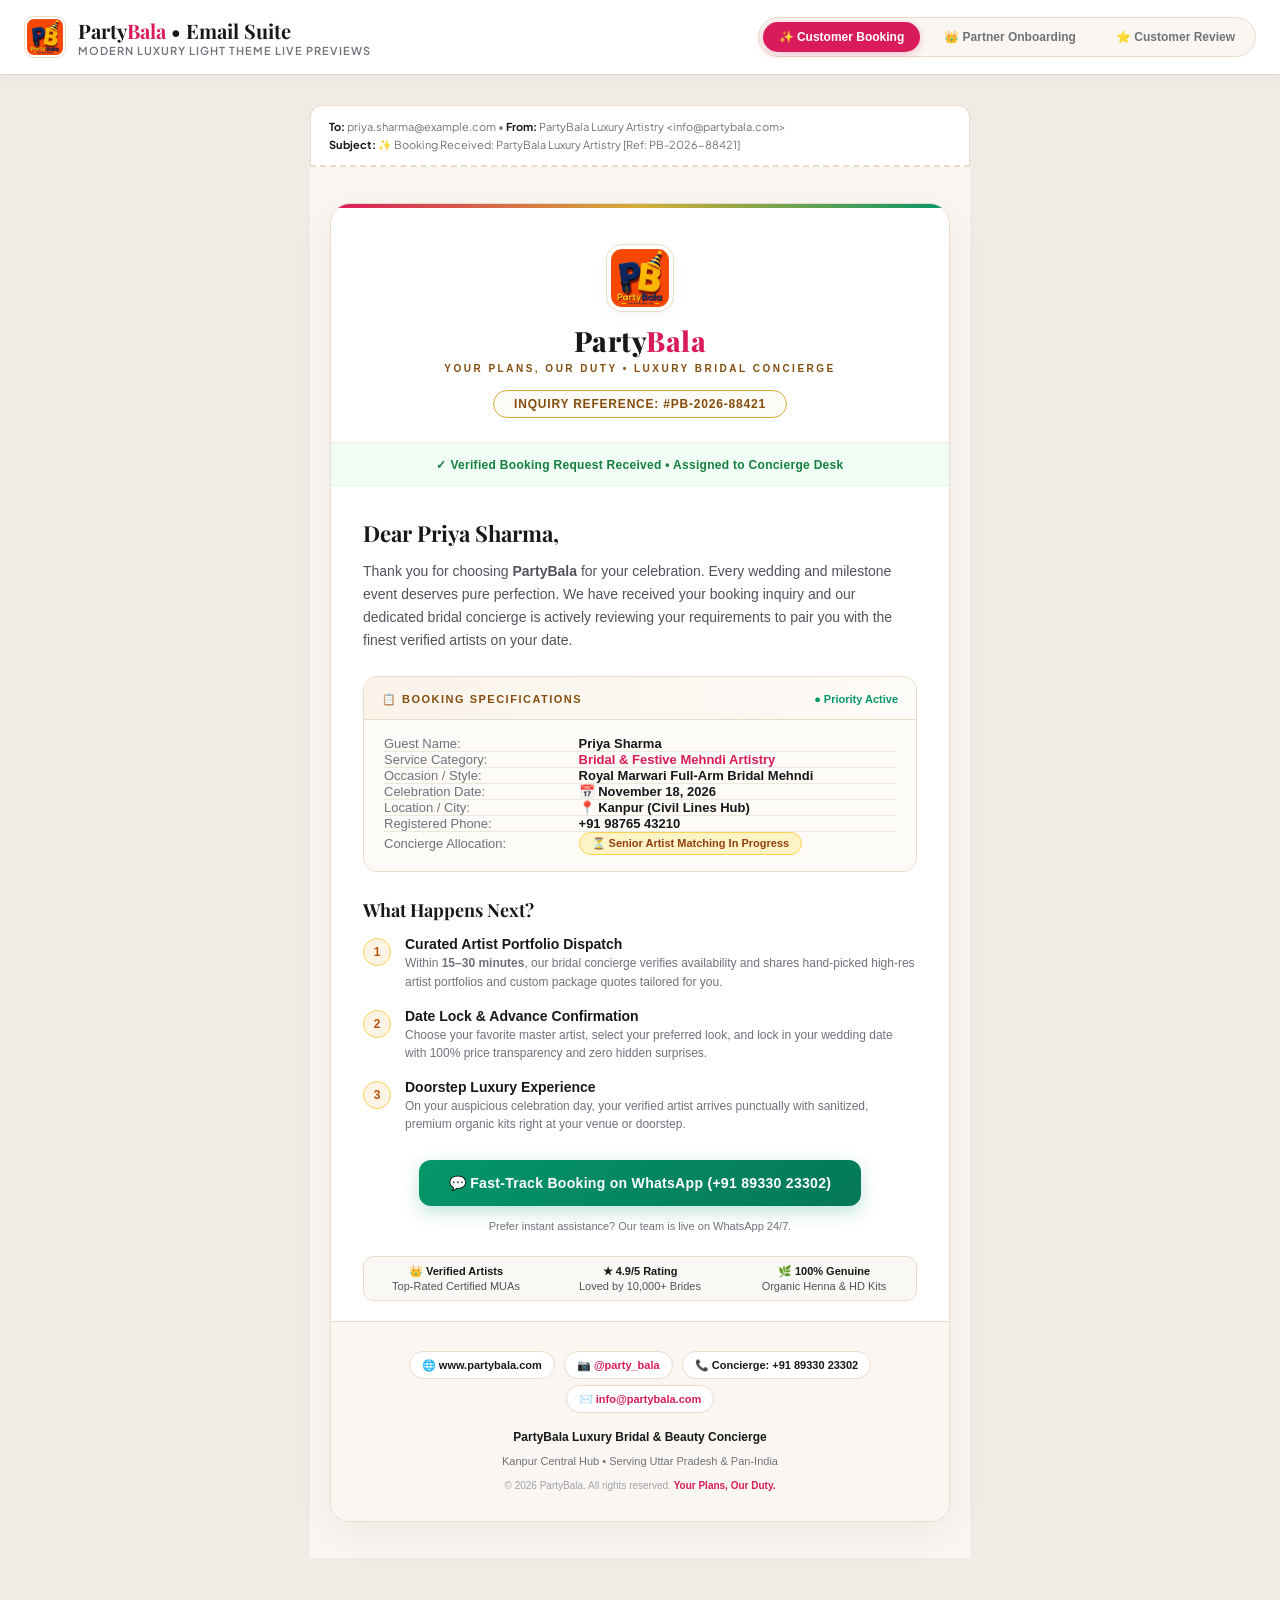
<file: preview-emails.html>
<!DOCTYPE html>
<html lang="en">
<head>
  <meta charset="UTF-8">
  <meta name="viewport" content="width=device-width, initial-scale=1.0">
  <title>PartyBala - Luxury Email Templates Preview</title>
  <link rel="preconnect" href="https://fonts.googleapis.com">
  <link rel="preconnect" href="https://fonts.gstatic.com" crossorigin>
  <link href="https://fonts.googleapis.com/css2?family=Playfair+Display:ital,wght@0,500;0,700;0,800;1,600&family=Plus+Jakarta+Sans:wght@400;500;600;700&display=swap" rel="stylesheet">
  <style>
    * { box-sizing: border-box; margin: 0; padding: 0; }
    body {
      font-family: 'Plus Jakarta Sans', -apple-system, BlinkMacSystemFont, sans-serif;
      background: #EFECE6;
      color: #18181B;
      padding: 0;
      min-height: 100vh;
    }
    .preview-header {
      background: #FFFFFF;
      border-bottom: 1px solid #E2D9CC;
      padding: 16px 24px;
      position: sticky;
      top: 0;
      z-index: 50;
      display: flex;
      flex-wrap: wrap;
      align-items: center;
      justify-content: space-between;
      gap: 16px;
      box-shadow: 0 2px 10px rgba(0,0,0,0.03);
    }
    .preview-brand {
      display: flex;
      align-items: center;
      gap: 12px;
    }
    .preview-brand img {
      width: 42px;
      height: 42px;
      border-radius: 10px;
      border: 1px solid #EADCC9;
      background: #FFFFFF;
      padding: 2px;
    }
    .preview-title {
      font-family: 'Playfair Display', Georgia, serif;
      font-size: 20px;
      font-weight: 700;
      color: #18181B;
    }
    .preview-title span { color: #D91B5C; }
    .preview-subtitle {
      font-size: 11px;
      color: #71717A;
      text-transform: uppercase;
      letter-spacing: 1px;
      font-weight: 600;
    }
    .tab-pills {
      display: flex;
      gap: 8px;
      background: #FAF7F2;
      padding: 4px;
      border-radius: 30px;
      border: 1px solid #EADCC9;
    }
    .tab-btn {
      padding: 8px 16px;
      border-radius: 24px;
      font-size: 12px;
      font-weight: 600;
      border: none;
      cursor: pointer;
      background: transparent;
      color: #71717A;
      transition: all 0.2s ease;
    }
    .tab-btn.active {
      background: #D91B5C;
      color: #FFFFFF;
      box-shadow: 0 2px 8px rgba(217, 27, 92, 0.25);
    }
    .preview-canvas {
      padding: 30px 16px 60px 16px;
      display: flex;
      justify-content: center;
    }
    .email-container {
      width: 100%;
      max-width: 660px;
      display: none;
    }
    .email-container.active {
      display: block;
      animation: fadeIn 0.3s ease;
    }
    @keyframes fadeIn {
      from { opacity: 0; transform: translateY(6px); }
      to { opacity: 1; transform: translateY(0); }
    }
    .client-meta {
      background: #FFFFFF;
      border: 1px solid #EADCC9;
      border-radius: 12px 12px 0 0;
      padding: 12px 18px;
      font-size: 11px;
      color: #71717A;
      border-bottom: 2px dashed #EADCC9;
      line-height: 1.6;
    }
    .client-meta strong { color: #18181B; }
  </style>
</head>
<body>

  <!-- Top Preview Bar -->
  <header class="preview-header">
    <div class="preview-brand">
      <img src="assets/images/partybala-logo.png" alt="PartyBala Logo">
      <div>
        <div class="preview-title">Party<span>Bala</span> &bull; Email Suite</div>
        <div class="preview-subtitle">Modern Luxury Light Theme Live Previews</div>
      </div>
    </div>

    <!-- Navigation Tabs -->
    <div class="tab-pills">
      <button class="tab-btn active" onclick="switchTab('tab-customer')">✨ Customer Booking</button>
      <button class="tab-btn" onclick="switchTab('tab-partner')">👑 Partner Onboarding</button>
      <button class="tab-btn" onclick="switchTab('tab-review')">⭐ Customer Review</button>
    </div>
  </header>

  <!-- Live Email Preview Containers -->
  <main class="preview-canvas">

    <!-- 1. CUSTOMER BOOKING CONFIRMATION EMAIL -->
    <section id="tab-customer" class="email-container active">
      <div class="client-meta">
        <strong>To:</strong> priya.sharma@example.com &bull; 
        <strong>From:</strong> PartyBala Luxury Artistry &lt;info@partybala.com&gt;<br>
        <strong>Subject:</strong> ✨ Booking Received: PartyBala Luxury Artistry [Ref: PB-2026-88421]
      </div>
      
      <!-- Live Rendered Customer Email -->
      <table width="100%" cellpadding="0" cellspacing="0" border="0" style="background-color:#FAF7F2; padding:36px 14px; font-family:'Segoe UI', -apple-system, BlinkMacSystemFont, Roboto, Helvetica, Arial, sans-serif; color:#27272A; -webkit-font-smoothing:antialiased;">
        <tr>
          <td align="center">
            
            <table width="100%" cellpadding="0" cellspacing="0" border="0" style="max-width:620px; background-color:#FFFFFF; border-radius:20px; overflow:hidden; box-shadow:0 12px 40px rgba(0,0,0,0.06); border:1px solid #EADCC9;">
              
              <!-- Top Tricolor Metallic Hairline -->
              <tr>
                <td height="4" style="background:linear-gradient(90deg, #D91B5C 0%, #D4AF37 50%, #059669 100%);"></td>
              </tr>

              <!-- Modern Luxury Light Header -->
              <tr>
                <td align="center" style="background-color:#FFFFFF; padding:36px 30px 24px 30px; text-align:center; border-bottom:1px solid #F4EBE1;">
                  
                  <table cellpadding="0" cellspacing="0" border="0" align="center" style="margin:0 auto 14px auto;">
                    <tr>
                      <td align="center">
                        <img src="assets/images/partybala-logo.png" 
                             alt="PartyBala Logo" 
                             width="68" 
                             height="68" 
                             style="display:block; object-fit:contain; border-radius:16px; border:1.5px solid #EADCC9; background-color:#FFFFFF; padding:4px; box-shadow:0 4px 14px rgba(0,0,0,0.04); margin:0 auto;" />
                      </td>
                    </tr>
                  </table>

                  <h1 style="margin:0; font-family:Georgia, 'Playfair Display', serif; font-size:28px; font-weight:800; color:#18181B; letter-spacing:0.5px; line-height:1.1;">
                    Party<span style="color:#D91B5C;">Bala</span>
                  </h1>
                  
                  <p style="margin:6px 0 0 0; font-size:10px; letter-spacing:2.5px; text-transform:uppercase; color:#854D0E; font-weight:700;">
                    Your Plans, Our Duty &bull; Luxury Bridal Concierge
                  </p>

                  <div style="display:inline-block; margin-top:16px; padding:6px 20px; background-color:#FDFBF7; border:1px solid #D4AF37; border-radius:30px; font-size:12px; color:#854D0E; font-weight:700; letter-spacing:0.8px;">
                    INQUIRY REFERENCE: #PB-2026-88421
                  </div>

                </td>
              </tr>

              <!-- Priority Verified Status Ribbon -->
              <tr>
                <td style="background-color:#F0FDF4; border-bottom:1px solid #DCFCE7; padding:12px 24px; text-align:center;">
                  <span style="font-size:12px; color:#15803D; font-weight:700; letter-spacing:0.3px;">
                    ✓ Verified Booking Request Received &bull; Assigned to Concierge Desk
                  </span>
                </td>
              </tr>

              <!-- Email Body Content -->
              <tr>
                <td style="padding:32px 32px 20px 32px;">
                  
                  <h2 style="margin:0 0 12px 0; font-family:Georgia, 'Playfair Display', serif; font-size:22px; color:#18181B; font-weight:700;">
                    Dear Priya Sharma,
                  </h2>

                  <p style="margin:0 0 18px 0; font-size:14px; line-height:1.65; color:#52525B;">
                    Thank you for choosing <strong>PartyBala</strong> for your celebration. Every wedding and milestone event deserves pure perfection. We have received your booking inquiry and our dedicated bridal concierge is actively reviewing your requirements to pair you with the finest verified artists on your date.
                  </p>

                  <!-- Luxury Inquiry Details Card -->
                  <table width="100%" cellpadding="0" cellspacing="0" border="0" style="background-color:#FDFBF7; border-radius:14px; border:1px solid #EADCC9; margin:24px 0; overflow:hidden;">
                    <tr>
                      <td style="background:linear-gradient(90deg, #F9F3EA 0%, #FDFBF7 100%); padding:12px 18px; border-bottom:1px solid #EADCC9;">
                        <table width="100%" cellpadding="0" cellspacing="0" border="0">
                          <tr>
                            <td align="left">
                              <span style="font-size:11px; font-weight:700; letter-spacing:1.5px; text-transform:uppercase; color:#854D0E;">
                                📋 BOOKING SPECIFICATIONS
                              </span>
                            </td>
                            <td align="right">
                              <span style="font-size:11px; font-weight:700; color:#059669;">
                                ● Priority Active
                              </span>
                            </td>
                          </tr>
                        </table>
                      </td>
                    </tr>
                    <tr>
                      <td style="padding:16px 20px;">
                        <table width="100%" cellpadding="7" cellspacing="0" border="0" style="font-size:13px;">
                          <tr>
                            <td width="38%" style="color:#71717A; font-weight:500; border-bottom:1px solid #EFE6DC;">Guest Name:</td>
                            <td width="62%" style="color:#18181B; font-weight:700; border-bottom:1px solid #EFE6DC;">Priya Sharma</td>
                          </tr>
                          <tr>
                            <td style="color:#71717A; font-weight:500; border-bottom:1px solid #EFE6DC;">Service Category:</td>
                            <td style="color:#D91B5C; font-weight:700; border-bottom:1px solid #EFE6DC;">Bridal &amp; Festive Mehndi Artistry</td>
                          </tr>
                          <tr>
                            <td style="color:#71717A; font-weight:500; border-bottom:1px solid #EFE6DC;">Occasion / Style:</td>
                            <td style="color:#18181B; font-weight:600; border-bottom:1px solid #EFE6DC;">Royal Marwari Full-Arm Bridal Mehndi</td>
                          </tr>
                          <tr>
                            <td style="color:#71717A; font-weight:500; border-bottom:1px solid #EFE6DC;">Celebration Date:</td>
                            <td style="color:#18181B; font-weight:700; border-bottom:1px solid #EFE6DC;">📅 November 18, 2026</td>
                          </tr>
                          <tr>
                            <td style="color:#71717A; font-weight:500; border-bottom:1px solid #EFE6DC;">Location / City:</td>
                            <td style="color:#18181B; font-weight:600; border-bottom:1px solid #EFE6DC;">📍 Kanpur (Civil Lines Hub)</td>
                          </tr>
                          <tr>
                            <td style="color:#71717A; font-weight:500; border-bottom:1px solid #EFE6DC;">Registered Phone:</td>
                            <td style="color:#18181B; font-weight:700; border-bottom:1px solid #EFE6DC;">+91 98765 43210</td>
                          </tr>
                          <tr>
                            <td style="color:#71717A; font-weight:500;">Concierge Allocation:</td>
                            <td>
                              <span style="display:inline-block; background-color:#FEF3C7; color:#92400E; font-size:11px; font-weight:700; padding:4px 12px; border-radius:20px; border:1px solid #FCD34D;">
                                ⏳ Senior Artist Matching In Progress
                              </span>
                            </td>
                          </tr>
                        </table>
                      </td>
                    </tr>
                  </table>

                  <!-- What Happens Next - 3 Step Roadmap -->
                  <h3 style="margin:26px 0 14px 0; font-family:Georgia, 'Playfair Display', serif; font-size:18px; color:#18181B; font-weight:700;">
                    What Happens Next?
                  </h3>

                  <table width="100%" cellpadding="0" cellspacing="0" border="0" style="margin-bottom:20px;">
                    <tr>
                      <td width="36" valign="top" style="padding-right:14px; padding-top:2px;">
                        <div style="width:28px; height:28px; border-radius:50%; background-color:#FDF4E6; border:1.5px solid #FCD34D; color:#B45309; text-align:center; line-height:26px; font-size:12px; font-weight:800;">
                          1
                        </div>
                      </td>
                      <td valign="top" style="padding-bottom:16px;">
                        <div style="font-size:14px; font-weight:700; color:#18181B; margin-bottom:2px;">
                          Curated Artist Portfolio Dispatch
                        </div>
                        <div style="font-size:12px; color:#71717A; line-height:1.55;">
                          Within <strong>15–30 minutes</strong>, our bridal concierge verifies availability and shares hand-picked high-res artist portfolios and custom package quotes tailored for you.
                        </div>
                      </td>
                    </tr>
                    <tr>
                      <td width="36" valign="top" style="padding-right:14px; padding-top:2px;">
                        <div style="width:28px; height:28px; border-radius:50%; background-color:#FDF4E6; border:1.5px solid #FCD34D; color:#B45309; text-align:center; line-height:26px; font-size:12px; font-weight:800;">
                          2
                        </div>
                      </td>
                      <td valign="top" style="padding-bottom:16px;">
                        <div style="font-size:14px; font-weight:700; color:#18181B; margin-bottom:2px;">
                          Date Lock &amp; Advance Confirmation
                        </div>
                        <div style="font-size:12px; color:#71717A; line-height:1.55;">
                          Choose your favorite master artist, select your preferred look, and lock in your wedding date with 100% price transparency and zero hidden surprises.
                        </div>
                      </td>
                    </tr>
                    <tr>
                      <td width="36" valign="top" style="padding-right:14px; padding-top:2px;">
                        <div style="width:28px; height:28px; border-radius:50%; background-color:#FDF4E6; border:1.5px solid #FCD34D; color:#B45309; text-align:center; line-height:26px; font-size:12px; font-weight:800;">
                          3
                        </div>
                      </td>
                      <td valign="top">
                        <div style="font-size:14px; font-weight:700; color:#18181B; margin-bottom:2px;">
                          Doorstep Luxury Experience
                        </div>
                        <div style="font-size:12px; color:#71717A; line-height:1.55;">
                          On your auspicious celebration day, your verified artist arrives punctually with sanitized, premium organic kits right at your venue or doorstep.
                        </div>
                      </td>
                    </tr>
                  </table>

                  <!-- WhatsApp Fast Track CTA -->
                  <table width="100%" cellpadding="0" cellspacing="0" border="0" style="margin:26px 0 10px 0;">
                    <tr>
                      <td align="center">
                        <a href="https://wa.me/918933023302?text=Hello%20PartyBala%20Concierge%2C%20I%20have%20inquiry%20%23PB-2026-88421" 
                           target="_blank"
                           style="display:inline-block; background-color:#059669; background:linear-gradient(135deg, #059669 0%, #047857 100%); color:#FFFFFF; text-decoration:none; font-size:14px; font-weight:700; padding:15px 30px; border-radius:12px; box-shadow:0 6px 18px rgba(5,150,105,0.25); letter-spacing:0.3px;">
                          💬 Fast-Track Booking on WhatsApp (+91 89330 23302)
                        </a>
                      </td>
                    </tr>
                    <tr>
                      <td align="center" style="padding-top:10px;">
                        <span style="font-size:11px; color:#71717A;">
                          Prefer instant assistance? Our team is live on WhatsApp 24/7.
                        </span>
                      </td>
                    </tr>
                  </table>

                  <!-- Trust Badges -->
                  <table width="100%" cellpadding="0" cellspacing="0" border="0" style="margin:22px 0 0 0; background-color:#FAF8F5; border-radius:10px; border:1px solid #EADCC9; text-align:center;">
                    <tr>
                      <td width="33%" style="padding:8px 6px; font-size:11px; color:#52525B;">
                        <strong style="color:#18181B; display:block; margin-bottom:2px;">👑 Verified Artists</strong>
                        Top-Rated Certified MUAs
                      </td>
                      <td width="33%" style="padding:8px 6px; font-size:11px; color:#52525B;">
                        <strong style="color:#18181B; display:block; margin-bottom:2px;">★ 4.9/5 Rating</strong>
                        Loved by 10,000+ Brides
                      </td>
                      <td width="33%" style="padding:8px 6px; font-size:11px; color:#52525B;">
                        <strong style="color:#18181B; display:block; margin-bottom:2px;">🌿 100% Genuine</strong>
                        Organic Henna &amp; HD Kits
                      </td>
                    </tr>
                  </table>

                </td>
              </tr>

              <!-- Modern Light Luxury Footer (Matches Website) -->
              <tr>
                <td style="background-color:#FAF7F2; border-top:1px solid #EADCC9; padding:26px 25px; text-align:center; color:#71717A; font-size:11px; line-height:1.65;">
                  
                  <div style="margin-bottom:12px;">
                    <span style="display:inline-block; padding:4px 12px; background-color:#FFFFFF; border:1px solid #EADCC9; border-radius:20px; font-size:11px; color:#18181B; font-weight:600; margin:3px;">
                      🌐 <a href="https://www.partybala.com" target="_blank" style="color:#18181B; text-decoration:none; font-weight:700;">www.partybala.com</a>
                    </span>
                    <span style="display:inline-block; padding:4px 12px; background-color:#FFFFFF; border:1px solid #EADCC9; border-radius:20px; font-size:11px; color:#18181B; font-weight:600; margin:3px;">
                      📷 <a href="https://www.instagram.com/party_bala/" target="_blank" style="color:#D91B5C; text-decoration:none; font-weight:700;">@party_bala</a>
                    </span>
                    <span style="display:inline-block; padding:4px 12px; background-color:#FFFFFF; border:1px solid #EADCC9; border-radius:20px; font-size:11px; color:#18181B; font-weight:600; margin:3px;">
                      📞 Concierge: +91 89330 23302
                    </span>
                    <span style="display:inline-block; padding:4px 12px; background-color:#FFFFFF; border:1px solid #EADCC9; border-radius:20px; font-size:11px; color:#18181B; font-weight:600; margin:3px;">
                      ✉️ <a href="mailto:info@partybala.com" style="color:#D91B5C; text-decoration:none;">info@partybala.com</a>
                    </span>
                  </div>

                  <p style="margin:0 0 4px 0; color:#18181B; font-weight:700; font-size:12px;">
                    PartyBala Luxury Bridal &amp; Beauty Concierge
                  </p>
                  <p style="margin:0 0 8px 0; color:#71717A; font-size:11px;">
                    Kanpur Central Hub &bull; Serving Uttar Pradesh &amp; Pan-India
                  </p>
                  <p style="margin:0; color:#A1A1AA; font-size:10px;">
                    © 2026 PartyBala. All rights reserved. <strong style="color:#D91B5C;">Your Plans, Our Duty.</strong>
                  </p>
                </td>
              </tr>

            </table>

          </td>
        </tr>
      </table>
    </section>

    <!-- 2. PARTNER ONBOARDING APPLICATION EMAIL -->
    <section id="tab-partner" class="email-container">
      <div class="client-meta">
        <strong>To:</strong> ananya.mehndi@example.com &bull; 
        <strong>From:</strong> PartyBala Artist Network &lt;info@partybala.com&gt;<br>
        <strong>Subject:</strong> 👑 Welcome to PartyBala Elite Artist Network [Ref: PB-2026-ART99]
      </div>
      
      <!-- Live Rendered Partner Email -->
      <table width="100%" cellpadding="0" cellspacing="0" border="0" style="background-color:#FAF7F2; padding:36px 14px; font-family:'Segoe UI', -apple-system, BlinkMacSystemFont, Roboto, Helvetica, Arial, sans-serif; color:#27272A; -webkit-font-smoothing:antialiased;">
        <tr>
          <td align="center">
            
            <table width="100%" cellpadding="0" cellspacing="0" border="0" style="max-width:620px; background-color:#FFFFFF; border-radius:20px; overflow:hidden; box-shadow:0 12px 40px rgba(0,0,0,0.06); border:1px solid #EADCC9;">
              
              <!-- Top Tricolor Metallic Hairline -->
              <tr>
                <td height="4" style="background:linear-gradient(90deg, #D4AF37 0%, #059669 50%, #D91B5C 100%);"></td>
              </tr>

              <!-- Modern Luxury Light Header -->
              <tr>
                <td align="center" style="background-color:#FFFFFF; padding:36px 30px 24px 30px; text-align:center; border-bottom:1px solid #F4EBE1;">
                  
                  <table cellpadding="0" cellspacing="0" border="0" align="center" style="margin:0 auto 14px auto;">
                    <tr>
                      <td align="center">
                        <img src="assets/images/partybala-logo.png" 
                             alt="PartyBala Logo" 
                             width="68" 
                             height="68" 
                             style="display:block; object-fit:contain; border-radius:16px; border:1.5px solid #EADCC9; background-color:#FFFFFF; padding:4px; box-shadow:0 4px 14px rgba(0,0,0,0.04); margin:0 auto;" />
                      </td>
                    </tr>
                  </table>

                  <h1 style="margin:0; font-family:Georgia, 'Playfair Display', serif; font-size:28px; font-weight:800; color:#18181B; letter-spacing:0.5px; line-height:1.1;">
                    Party<span style="color:#D91B5C;">Bala</span>
                  </h1>
                  
                  <p style="margin:6px 0 0 0; font-size:10px; letter-spacing:2.5px; text-transform:uppercase; color:#047857; font-weight:700;">
                    Elite Artist Guild &bull; Luxury Bridal Network
                  </p>

                  <div style="display:inline-block; margin-top:16px; padding:6px 20px; background-color:#FDFBF7; border:1px solid #D4AF37; border-radius:30px; font-size:12px; color:#854D0E; font-weight:700; letter-spacing:0.8px;">
                    PARTNER APPLICATION REF: #PB-2026-ART99
                  </div>

                </td>
              </tr>

              <!-- Priority Status Ribbon -->
              <tr>
                <td style="background-color:#ECFDF5; border-bottom:1px solid #D1FAE5; padding:12px 24px; text-align:center;">
                  <span style="font-size:12px; color:#065F46; font-weight:700; letter-spacing:0.3px;">
                    👑 Artist Partner Registration Received &bull; Queued for 24-Hr Verification
                  </span>
                </td>
              </tr>

              <!-- Email Body Content -->
              <tr>
                <td style="padding:32px 32px 20px 32px;">
                  
                  <h2 style="margin:0 0 12px 0; font-family:Georgia, 'Playfair Display', serif; font-size:22px; color:#18181B; font-weight:700;">
                    Welcome, Ananya Mehndi Studio!
                  </h2>

                  <p style="margin:0 0 18px 0; font-size:14px; line-height:1.65; color:#52525B;">
                    Thank you for applying to partner with the <strong>PartyBala Elite Artist Circle</strong>. We celebrate extraordinary talent and connect Kanpur and Uttar Pradesh's finest bridal artists with premium, high-budget brides, guaranteed on-time payouts, and dedicated concierge support.
                  </p>

                  <!-- Luxury Artist Application Summary Card -->
                  <table width="100%" cellpadding="0" cellspacing="0" border="0" style="background-color:#FDFBF7; border-radius:14px; border:1px solid #EADCC9; margin:24px 0; overflow:hidden;">
                    <tr>
                      <td style="background:linear-gradient(90deg, #F9F3EA 0%, #FDFBF7 100%); padding:12px 18px; border-bottom:1px solid #EADCC9;">
                        <table width="100%" cellpadding="0" cellspacing="0" border="0">
                          <tr>
                            <td align="left">
                              <span style="font-size:11px; font-weight:700; letter-spacing:1.5px; text-transform:uppercase; color:#854D0E;">
                                📜 REGISTRATION PROFILE
                              </span>
                            </td>
                            <td align="right">
                              <span style="font-size:11px; font-weight:700; color:#059669;">
                                ● Verification In Progress
                              </span>
                            </td>
                          </tr>
                        </table>
                      </td>
                    </tr>
                    <tr>
                      <td style="padding:16px 20px;">
                        <table width="100%" cellpadding="7" cellspacing="0" border="0" style="font-size:13px;">
                          <tr>
                            <td width="38%" style="color:#71717A; font-weight:500; border-bottom:1px solid #EFE6DC;">Artist / Studio Name:</td>
                            <td width="62%" style="color:#18181B; font-weight:700; border-bottom:1px solid #EFE6DC;">Ananya Mehndi Studio</td>
                          </tr>
                          <tr>
                            <td style="color:#71717A; font-weight:500; border-bottom:1px solid #EFE6DC;">Artistry / Profession:</td>
                            <td style="color:#D91B5C; font-weight:700; border-bottom:1px solid #EFE6DC;">Bridal &amp; Festive Mehndi Artist</td>
                          </tr>
                          <tr>
                            <td style="color:#71717A; font-weight:500; border-bottom:1px solid #EFE6DC;">Base City / Territory:</td>
                            <td style="color:#18181B; font-weight:700; border-bottom:1px solid #EFE6DC;">📍 Kanpur (Swaroop Nagar Hub)</td>
                          </tr>
                          <tr>
                            <td style="color:#71717A; font-weight:500; border-bottom:1px solid #EFE6DC;">Contact Phone:</td>
                            <td style="color:#18181B; font-weight:700; border-bottom:1px solid #EFE6DC;">+91 98765 43210</td>
                          </tr>
                          <tr>
                            <td style="color:#71717A; font-weight:500; border-bottom:1px solid #EFE6DC;">WhatsApp Helpline:</td>
                            <td style="color:#059669; font-weight:700; border-bottom:1px solid #EFE6DC;">+91 98765 43210</td>
                          </tr>
                          <tr>
                            <td style="color:#71717A; font-weight:500; border-bottom:1px solid #EFE6DC;">Industry Experience:</td>
                            <td style="color:#18181B; font-weight:600; border-bottom:1px solid #EFE6DC;">7+ Years (500+ Bridal Celebrations)</td>
                          </tr>
                          <tr>
                            <td style="color:#71717A; font-weight:500; border-bottom:1px solid #EFE6DC;">Portfolio Reference:</td>
                            <td style="color:#2563EB; font-weight:600; border-bottom:1px solid #EFE6DC; word-break:break-all;">
                              <a href="https://instagram.com/party_bala" target="_blank" style="color:#2563EB; text-decoration:underline;">instagram.com/party_bala</a>
                            </td>
                          </tr>
                          <tr>
                            <td style="color:#71717A; font-weight:500;">Onboarding Stage:</td>
                            <td>
                              <span style="display:inline-block; background-color:#FEF3C7; color:#92400E; font-size:11px; font-weight:700; padding:4px 12px; border-radius:20px; border:1px solid #FCD34D;">
                                ⏳ Portfolio Quality Review Underway
                              </span>
                            </td>
                          </tr>
                        </table>
                      </td>
                    </tr>
                  </table>

                  <!-- What Happens Next - 3 Step Roadmap -->
                  <h3 style="margin:26px 0 14px 0; font-family:Georgia, 'Playfair Display', serif; font-size:18px; color:#18181B; font-weight:700;">
                    Artist Onboarding Milestones
                  </h3>

                  <table width="100%" cellpadding="0" cellspacing="0" border="0" style="margin-bottom:20px;">
                    <tr>
                      <td width="36" valign="top" style="padding-right:14px; padding-top:2px;">
                        <div style="width:28px; height:28px; border-radius:50%; background-color:#FDF4E6; border:1.5px solid #FCD34D; color:#B45309; text-align:center; line-height:26px; font-size:12px; font-weight:800;">
                          1
                        </div>
                      </td>
                      <td valign="top" style="padding-bottom:16px;">
                        <div style="font-size:14px; font-weight:700; color:#18181B; margin-bottom:2px;">
                          Artistry &amp; Hygiene Standards Review
                        </div>
                        <div style="font-size:12px; color:#71717A; line-height:1.55;">
                          Our curatorial panel evaluates your bridal intricate work, line precision, and kit hygiene standards within <strong>24 business hours</strong>.
                        </div>
                      </td>
                    </tr>
                    <tr>
                      <td width="36" valign="top" style="padding-right:14px; padding-top:2px;">
                        <div style="width:28px; height:28px; border-radius:50%; background-color:#FDF4E6; border:1.5px solid #FCD34D; color:#B45309; text-align:center; line-height:26px; font-size:12px; font-weight:800;">
                          2
                        </div>
                      </td>
                      <td valign="top" style="padding-bottom:16px;">
                        <div style="font-size:14px; font-weight:700; color:#18181B; margin-bottom:2px;">
                          Rate Card &amp; Territory Alignment
                        </div>
                        <div style="font-size:12px; color:#71717A; line-height:1.55;">
                          Our Partner Manager contacts you via WhatsApp to align your custom pricing tiers, travel radius, and peak-wedding season availability.
                        </div>
                      </td>
                    </tr>
                    <tr>
                      <td width="36" valign="top" style="padding-right:14px; padding-top:2px;">
                        <div style="width:28px; height:28px; border-radius:50%; background-color:#FDF4E6; border:1.5px solid #FCD34D; color:#B45309; text-align:center; line-height:26px; font-size:12px; font-weight:800;">
                          3
                        </div>
                      </td>
                      <td valign="top">
                        <div style="font-size:14px; font-weight:700; color:#18181B; margin-bottom:2px;">
                          Verified Badge &amp; Direct High-Value Leads
                        </div>
                        <div style="font-size:12px; color:#71717A; line-height:1.55;">
                          Get listed on PartyBala's premium directory and receive qualified bridal booking inquiries directly with upfront secured deposits.
                        </div>
                      </td>
                    </tr>
                  </table>

                  <!-- Direct WhatsApp Connect CTA -->
                  <table width="100%" cellpadding="0" cellspacing="0" border="0" style="margin:26px 0 10px 0;">
                    <tr>
                      <td align="center">
                        <a href="https://wa.me/918933073307?text=Hello%20PartyBala%20Artist%20Desk%2C%20I%20have%20submitted%20my%20artist%20partner%20registration%20%23PB-2026-ART99" 
                           target="_blank"
                           style="display:inline-block; background-color:#059669; background:linear-gradient(135deg, #059669 0%, #047857 100%); color:#FFFFFF; text-decoration:none; font-size:14px; font-weight:700; padding:15px 30px; border-radius:12px; box-shadow:0 6px 18px rgba(5,150,105,0.25); letter-spacing:0.3px;">
                          💬 Connect with Partner Desk on WhatsApp (+91 89330 73307)
                        </a>
                      </td>
                    </tr>
                    <tr>
                      <td align="center" style="padding-top:10px;">
                        <span style="font-size:11px; color:#71717A;">
                          Direct WhatsApp support for artist onboarding &bull; Fast-track verification
                        </span>
                      </td>
                    </tr>
                  </table>

                  <!-- Partner Trust Highlights -->
                  <table width="100%" cellpadding="0" cellspacing="0" border="0" style="margin:22px 0 0 0; background-color:#FAF8F5; border-radius:10px; border:1px solid #EADCC9; text-align:center;">
                    <tr>
                      <td width="33%" style="padding:8px 6px; font-size:11px; color:#52525B;">
                        <strong style="color:#18181B; display:block; margin-bottom:2px;">💰 Guaranteed Payouts</strong>
                        Advance deposits secured
                      </td>
                      <td width="33%" style="padding:8px 6px; font-size:11px; color:#52525B;">
                        <strong style="color:#18181B; display:block; margin-bottom:2px;">👑 High-Value Brides</strong>
                        No low-budget haggling
                      </td>
                      <td width="33%" style="padding:8px 6px; font-size:11px; color:#52525B;">
                        <strong style="color:#18181B; display:block; margin-bottom:2px;">🛡️ Zero Fee</strong>
                        No registration cost
                      </td>
                    </tr>
                  </table>

                </td>
              </tr>

              <!-- Modern Light Luxury Footer (Matches Website) -->
              <tr>
                <td style="background-color:#FAF7F2; border-top:1px solid #EADCC9; padding:26px 25px; text-align:center; color:#71717A; font-size:11px; line-height:1.65;">
                  
                  <div style="margin-bottom:12px;">
                    <span style="display:inline-block; padding:4px 12px; background-color:#FFFFFF; border:1px solid #EADCC9; border-radius:20px; font-size:11px; color:#18181B; font-weight:600; margin:3px;">
                      🌐 <a href="https://www.partybala.com" target="_blank" style="color:#18181B; text-decoration:none; font-weight:700;">www.partybala.com</a>
                    </span>
                    <span style="display:inline-block; padding:4px 12px; background-color:#FFFFFF; border:1px solid #EADCC9; border-radius:20px; font-size:11px; color:#18181B; font-weight:600; margin:3px;">
                      📷 <a href="https://www.instagram.com/party_bala/" target="_blank" style="color:#D91B5C; text-decoration:none; font-weight:700;">@party_bala</a>
                    </span>
                    <span style="display:inline-block; padding:4px 12px; background-color:#FFFFFF; border:1px solid #EADCC9; border-radius:20px; font-size:11px; color:#18181B; font-weight:600; margin:3px;">
                      🤝 Partner Desk: +91 89330 73307
                    </span>
                    <span style="display:inline-block; padding:4px 12px; background-color:#FFFFFF; border:1px solid #EADCC9; border-radius:20px; font-size:11px; color:#18181B; font-weight:600; margin:3px;">
                      ✉️ <a href="mailto:info@partybala.com" style="color:#D91B5C; text-decoration:none;">info@partybala.com</a>
                    </span>
                  </div>

                  <p style="margin:0 0 4px 0; color:#18181B; font-weight:700; font-size:12px;">
                    PartyBala Artist Network &amp; Guild
                  </p>
                  <p style="margin:0 0 8px 0; color:#71717A; font-size:11px;">
                    Kanpur Central Hub &bull; Serving Uttar Pradesh &amp; Pan-India
                  </p>
                  <p style="margin:0; color:#A1A1AA; font-size:10px;">
                    © 2026 PartyBala. Empowering India's Finest Bridal Artists. <strong style="color:#D91B5C;">Your Plans, Our Duty.</strong>
                  </p>
                </td>
              </tr>

            </table>

          </td>
        </tr>
      </table>
    </section>

    <!-- 3. CUSTOMER REVIEW EMAIL -->
    <section id="tab-review" class="email-container">
      <div class="client-meta">
        <strong>To:</strong> tanvi.kapoor@example.com &bull; 
        <strong>From:</strong> PartyBala Luxury Artistry &lt;info@partybala.com&gt;<br>
        <strong>Subject:</strong> ✨ Heartfelt Thanks for Your Review — PartyBala Luxury Artistry
      </div>
      
      <!-- Live Rendered Review Email -->
      <table width="100%" cellpadding="0" cellspacing="0" border="0" style="background-color:#FAF7F2; padding:36px 14px; font-family:'Segoe UI', -apple-system, BlinkMacSystemFont, Roboto, Helvetica, Arial, sans-serif; color:#27272A; -webkit-font-smoothing:antialiased;">
        <tr>
          <td align="center">
            
            <table width="100%" cellpadding="0" cellspacing="0" border="0" style="max-width:580px; background-color:#FFFFFF; border-radius:20px; overflow:hidden; box-shadow:0 12px 40px rgba(0,0,0,0.06); border:1px solid #EADCC9;">
              
              <!-- Top Tricolor Hairline -->
              <tr>
                <td height="4" style="background:linear-gradient(90deg, #D91B5C 0%, #D4AF37 50%, #059669 100%);"></td>
              </tr>

              <!-- Modern Luxury Light Header -->
              <tr>
                <td align="center" style="background-color:#FFFFFF; padding:34px 30px 22px 30px; text-align:center; border-bottom:1px solid #F4EBE1;">
                  
                  <table cellpadding="0" cellspacing="0" border="0" align="center" style="margin:0 auto 12px auto;">
                    <tr>
                      <td align="center">
                        <img src="assets/images/partybala-logo.png" 
                             alt="PartyBala Logo" 
                             width="64" 
                             height="64" 
                             style="display:block; object-fit:contain; border-radius:14px; border:1.5px solid #EADCC9; background-color:#FFFFFF; padding:4px; box-shadow:0 4px 12px rgba(0,0,0,0.04); margin:0 auto;" />
                      </td>
                    </tr>
                  </table>

                  <h1 style="margin:0; font-family:Georgia, 'Playfair Display', serif; font-size:26px; font-weight:800; color:#18181B; letter-spacing:0.5px;">
                    Party<span style="color:#D91B5C;">Bala</span>
                  </h1>
                  
                  <p style="margin:6px 0 0 0; font-size:10px; letter-spacing:2px; text-transform:uppercase; color:#854D0E; font-weight:700;">
                    Your Plans, Our Duty &bull; Luxury Bridal Concierge
                  </p>

                  <div style="display:inline-block; margin-top:14px; padding:5px 18px; background-color:#FDFBF7; border:1px solid #D4AF37; border-radius:30px; font-size:11px; color:#854D0E; font-weight:700; letter-spacing:0.8px;">
                    REVIEW REF: #PB-REV-5542
                  </div>

                </td>
              </tr>

              <!-- Body Content -->
              <tr>
                <td style="padding:32px 32px 24px 32px;">
                  <h2 style="margin:0 0 12px 0; font-family:Georgia, 'Playfair Display', serif; font-size:22px; color:#18181B; font-weight:700;">
                    Thank You, Tanvi Kapoor!
                  </h2>
                  <p style="margin:0 0 16px 0; font-size:14px; line-height:1.65; color:#52525B;">
                    We are immensely grateful for taking the time to share your gracious review for <strong>Bridal HD Airbrush Makeup</strong>.
                  </p>
                  <p style="margin:0 0 20px 0; font-size:14px; line-height:1.65; color:#52525B;">
                    Your feedback empowers our artists and helps us uphold the highest standard of bridal artistry, perfection, and joyful celebration.
                  </p>

                  <!-- Star Rating Showcase Box -->
                  <div style="background-color:#FDFBF7; border:1px solid #EADCC9; border-radius:14px; padding:20px; margin:22px 0; text-align:center;">
                    <div style="font-size:24px; color:#D4AF37; letter-spacing:4px; margin-bottom:6px;">
                      ★★★★★
                    </div>
                    <div style="font-size:13px; font-weight:700; color:#18181B;">
                      5 / 5 Stars Verified Experience
                    </div>
                    <p style="font-size:11px; color:#71717A; margin:6px 0 0 0;">
                      Reference: #PB-REV-5542 &bull; Recorded in PartyBala Quality Registry
                    </p>
                  </div>

                  <p style="margin:20px 0 0 0; font-size:13px; color:#71717A; line-height:1.6; text-align:center;">
                    Need assistance with future celebrations or bespoke bridal packages? Our concierge is always at your service.
                  </p>
                </td>
              </tr>

              <!-- Modern Light Luxury Footer -->
              <tr>
                <td style="background-color:#FAF7F2; border-top:1px solid #EADCC9; padding:24px 20px; text-align:center; color:#71717A; font-size:11px; line-height:1.65;">
                  <div style="margin-bottom:10px;">
                    <span style="display:inline-block; padding:4px 12px; background-color:#FFFFFF; border:1px solid #EADCC9; border-radius:20px; font-size:11px; color:#18181B; font-weight:600; margin:2px;">
                      🌐 <a href="https://www.partybala.com" target="_blank" style="color:#18181B; text-decoration:none; font-weight:700;">www.partybala.com</a>
                    </span>
                    <span style="display:inline-block; padding:4px 12px; background-color:#FFFFFF; border:1px solid #EADCC9; border-radius:20px; font-size:11px; color:#18181B; font-weight:600; margin:2px;">
                      📷 <a href="https://www.instagram.com/party_bala/" target="_blank" style="color:#D91B5C; text-decoration:none; font-weight:700;">@party_bala</a>
                    </span>
                    <span style="display:inline-block; padding:4px 12px; background-color:#FFFFFF; border:1px solid #EADCC9; border-radius:20px; font-size:11px; color:#18181B; font-weight:600; margin:2px;">
                      📞 Concierge: +91 89330 23302
                    </span>
                    <span style="display:inline-block; padding:4px 12px; background-color:#FFFFFF; border:1px solid #EADCC9; border-radius:20px; font-size:11px; color:#18181B; font-weight:600; margin:2px;">
                      ✉️ <a href="mailto:info@partybala.com" style="color:#D91B5C; text-decoration:none;">info@partybala.com</a>
                    </span>
                  </div>
                  <p style="margin:0 0 4px 0; color:#18181B; font-weight:700; font-size:12px;">
                    PartyBala Luxury Bridal &amp; Beauty Concierge
                  </p>
                  <p style="margin:0; color:#A1A1AA; font-size:10px;">
                    © 2026 PartyBala. All rights reserved. <strong style="color:#D91B5C;">Your Plans, Our Duty.</strong>
                  </p>
                </td>
              </tr>

            </table>

          </td>
        </tr>
      </table>
    </section>

  </main>

  <script>
    function switchTab(tabId) {
      document.querySelectorAll('.email-container').forEach(el => el.classList.remove('active'));
      document.querySelectorAll('.tab-btn').forEach(el => el.classList.remove('active'));
      
      const target = document.getElementById(tabId);
      if (target) target.classList.add('active');
      
      const clickedBtn = event.target;
      if (clickedBtn) clickedBtn.classList.add('active');
    }
  </script>
</body>
</html>
</file>
